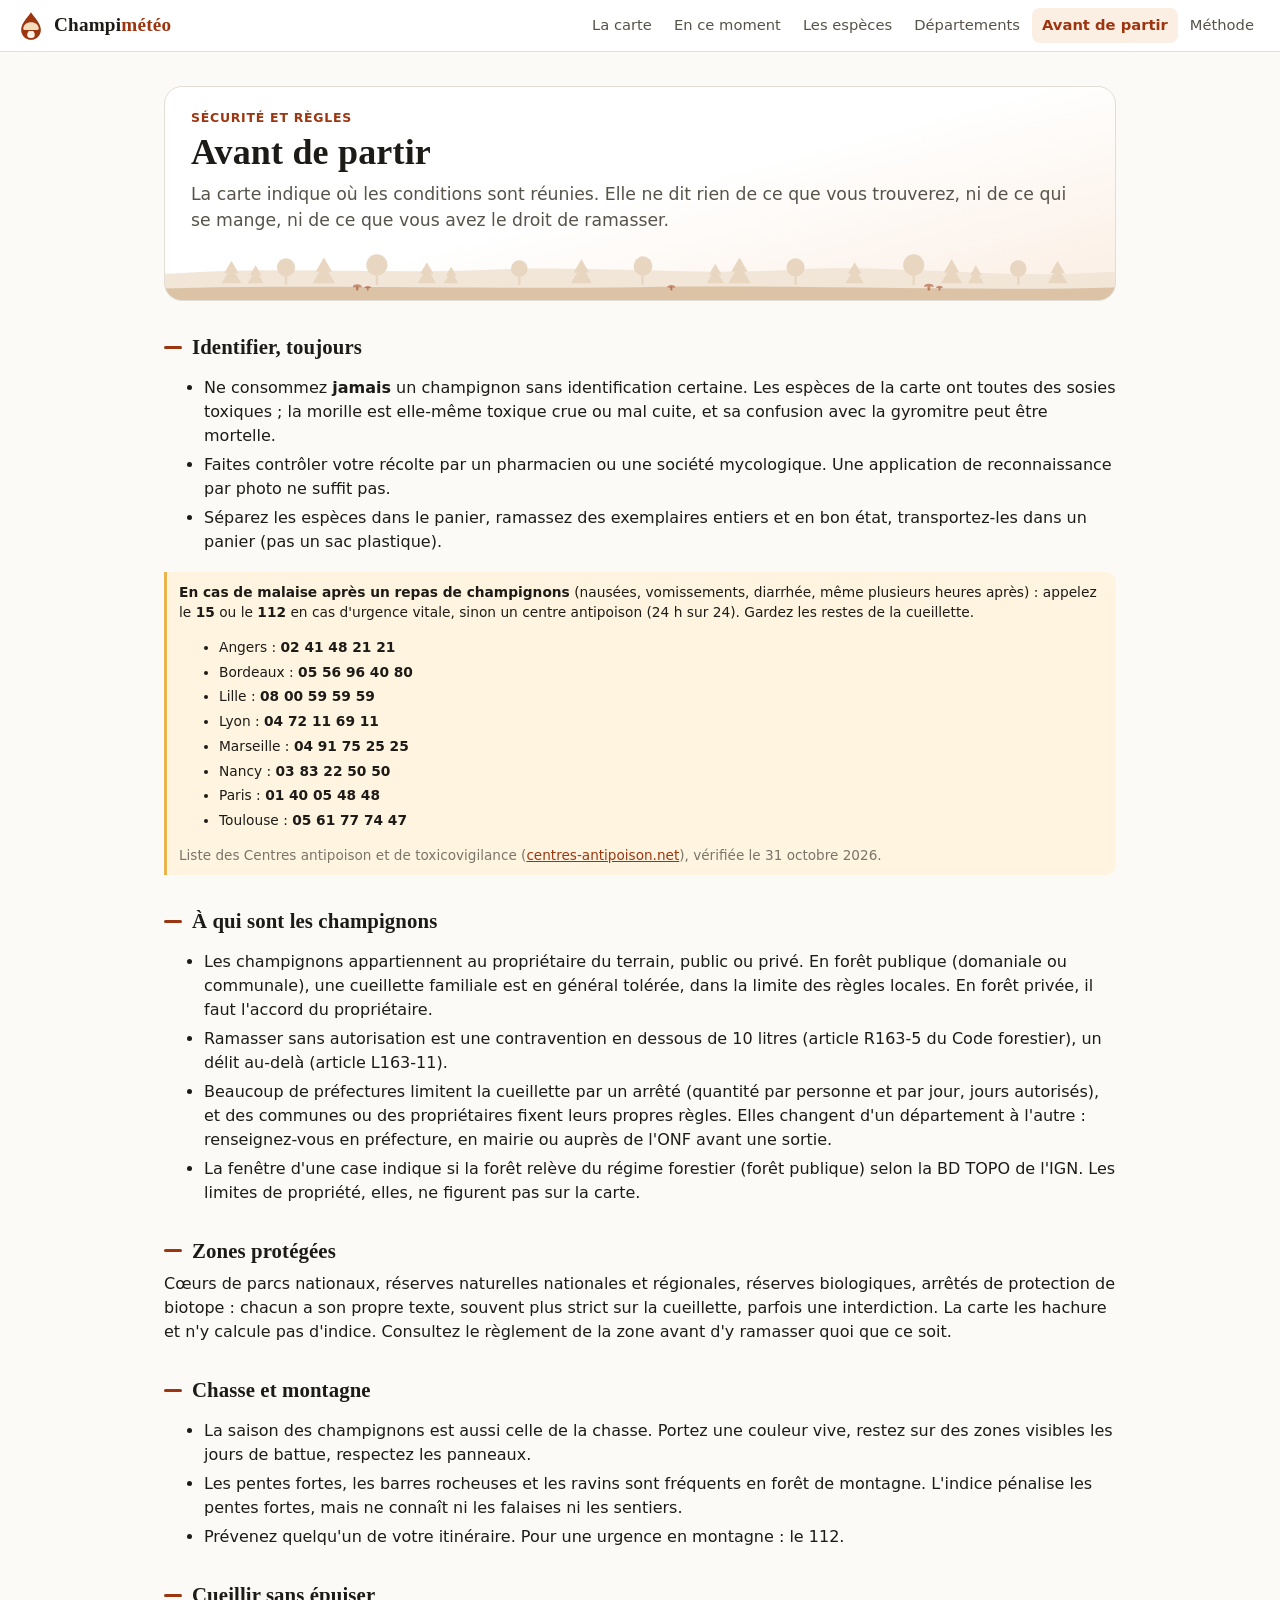
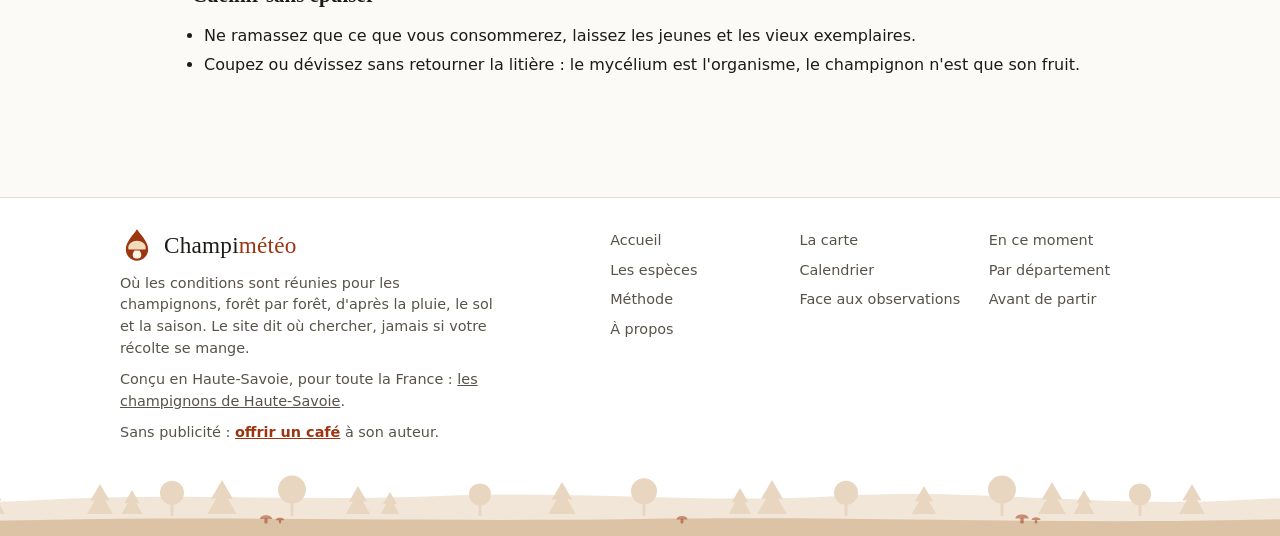
<file: site/avant-de-partir.html>
<!doctype html>
<html lang="fr">
<head>
<meta charset="utf-8">
<meta name="viewport" content="width=device-width, initial-scale=1">
<meta name="robots" content="index, follow">
<link rel="canonical" href="https://champimeteo.fr/avant-de-partir.html">
<title>Avant de partir — Champimétéo</title>
<meta name="description" content="Identification, intoxications, propriété des forêts, zones protégées et chasse : ce qu'il faut savoir avant une cueillette de champignons en France.">
<link rel="icon" href="favicon.svg" type="image/svg+xml">
<link rel="icon" href="icone-192.png" sizes="192x192" type="image/png">
<link rel="stylesheet" href="style.css">
</head>
<body>
<!-- barre -->
<header class="barre">
  <a class="marque" href="./" aria-label="Champimétéo, l'accueil"><svg class="marque-logo" viewBox="0 0 64 64" width="30" height="30" aria-hidden="true"><path class="marque-goutte" d="M32 2.5C25 13 11 26 11 40.5C11 52 20.5 61.5 32 61.5C43.5 61.5 53 52 53 40.5C53 26 39 13 32 2.5Z"/><path class="marque-chapeau" d="M15.5 38C15.5 29.5 23 24 32 24C41 24 48.5 29.5 48.5 38C48.5 39.6 47.5 40.4 46 40.4L18 40.4C16.5 40.4 15.5 39.6 15.5 38Z"/><path class="marque-pied" d="M27.2 42.4C24 46.2 22.6 51.6 25.4 55.4C27.4 58.1 36.6 58.1 38.6 55.4C41.4 51.6 40 46.2 36.8 42.4Z"/></svg><span class="marque-nom">Champi<span>météo</span></span></a>
  <nav class="barre-liens" aria-label="Rubriques">
    <a href="carte/">La carte</a>
    <a href="en-ce-moment.html">En ce moment</a>
    <a href="especes/">Les espèces</a>
    <a href="departements/">Départements</a>
    <a href="avant-de-partir.html" aria-current="page">Avant de partir</a>
    <a href="methode.html">Méthode</a>
  </nav>
  <details class="barre-menu">
    <summary>Menu</summary>
    <nav aria-label="Rubriques">
      <a href="./">Accueil</a>
      <a href="carte/">La carte</a>
      <a href="en-ce-moment.html">En ce moment</a>
      <a href="especes/">Les espèces</a>
      <a href="departements/">Départements</a>
      <a href="avant-de-partir.html" aria-current="page">Avant de partir</a>
      <a href="methode.html">Méthode</a>
      <a href="validation.html">Face aux observations</a>
      <a href="a-propos.html">À propos</a>
    </nav>
  </details>
</header>
<!-- /barre -->
<div class="page">
  <header class="bandeau">
  <p class="sur-titre">Sécurité et règles</p>
  <h1>Avant de partir</h1>
  <p class="chapeau">La carte indique où les conditions sont réunies. Elle ne dit rien de ce que vous
  trouverez, ni de ce qui se mange, ni de ce que vous avez le droit de ramasser.</p>
  </header>

  <h2>Identifier, toujours</h2>
  <ul>
    <li>Ne consommez <strong>jamais</strong> un champignon sans identification certaine. Les
    espèces de la carte ont toutes des sosies toxiques ; la morille est elle-même toxique crue
    ou mal cuite, et sa confusion avec la gyromitre peut être mortelle.</li>
    <li>Faites contrôler votre récolte par un pharmacien ou une société mycologique. Une
    application de reconnaissance par photo ne suffit pas.</li>
    <li>Séparez les espèces dans le panier, ramassez des exemplaires entiers et en bon état,
    transportez-les dans un panier (pas un sac plastique).</li>
  </ul>

  <div class="alerte">
    <p><strong>En cas de malaise après un repas de champignons</strong> (nausées, vomissements,
    diarrhée, même plusieurs heures après) : appelez le <strong>15</strong> ou le
    <strong>112</strong> en cas d'urgence vitale, sinon un centre antipoison (24 h sur 24).
    Gardez les restes de la cueillette.</p>
    <ul>
      <li>Angers : <strong>02 41 48 21 21</strong></li>
      <li>Bordeaux : <strong>05 56 96 40 80</strong></li>
      <li>Lille : <strong>08 00 59 59 59</strong></li>
      <li>Lyon : <strong>04 72 11 69 11</strong></li>
      <li>Marseille : <strong>04 91 75 25 25</strong></li>
      <li>Nancy : <strong>03 83 22 50 50</strong></li>
      <li>Paris : <strong>01 40 05 48 48</strong></li>
      <li>Toulouse : <strong>05 61 77 74 47</strong></li>
    </ul>
    <p class="muet">Liste des Centres antipoison et de toxicovigilance
    (<a href="https://centres-antipoison.net/">centres-antipoison.net</a>), vérifiée le 31 octobre 2026.</p>
  </div>

  <h2 id="proprietaire">À qui sont les champignons</h2>
  <ul>
    <li>Les champignons appartiennent au propriétaire du terrain, public ou privé. En forêt
    publique (domaniale ou communale), une cueillette familiale est en général tolérée, dans la
    limite des règles locales. En forêt privée, il faut l'accord du propriétaire.</li>
    <li>Ramasser sans autorisation est une contravention en dessous de 10 litres (article
    R163-5 du Code forestier), un délit au-delà (article L163-11).</li>
    <li>Beaucoup de préfectures limitent la cueillette par un arrêté (quantité par personne et
    par jour, jours autorisés), et des communes ou des propriétaires fixent leurs propres
    règles. Elles changent d'un département à l'autre : renseignez-vous en préfecture, en
    mairie ou auprès de l'ONF avant une sortie.</li>
    <li>La fenêtre d'une case indique si la forêt relève du régime forestier (forêt publique)
    selon la BD TOPO de l'IGN. Les limites de propriété, elles, ne figurent pas sur la carte.</li>
  </ul>

  <h2 id="zones-protegees">Zones protégées</h2>
  <p>Cœurs de parcs nationaux, réserves naturelles nationales et régionales, réserves
  biologiques, arrêtés de protection de biotope : chacun a son propre texte, souvent plus strict
  sur la cueillette, parfois une interdiction.
  La carte les hachure et n'y calcule pas d'indice. Consultez le règlement de la zone avant
  d'y ramasser quoi que ce soit.</p>

  <h2>Chasse et montagne</h2>
  <ul>
    <li>La saison des champignons est aussi celle de la chasse. Portez une couleur vive,
    restez sur des zones visibles les jours de battue, respectez les panneaux.</li>
    <li>Les pentes fortes, les barres rocheuses et les ravins sont fréquents en forêt de
    montagne. L'indice pénalise les pentes fortes, mais ne connaît ni les falaises ni les
    sentiers.</li>
    <li>Prévenez quelqu'un de votre itinéraire. Pour une urgence en montagne : le 112.</li>
  </ul>

  <h2>Cueillir sans épuiser</h2>
  <ul>
    <li>Ne ramassez que ce que vous consommerez, laissez les jeunes et les vieux exemplaires.</li>
    <li>Coupez ou dévissez sans retourner la litière : le mycélium est l'organisme, le
    champignon n'est que son fruit.</li>
  </ul>
</div>
<!-- pied -->
<footer class="pied-site">
  <div class="pied-contenu">
    <a class="marque" href="./" aria-label="Champimétéo, l'accueil"><svg class="marque-logo" viewBox="0 0 64 64" width="34" height="34" aria-hidden="true"><path class="marque-goutte" d="M32 2.5C25 13 11 26 11 40.5C11 52 20.5 61.5 32 61.5C43.5 61.5 53 52 53 40.5C53 26 39 13 32 2.5Z"/><path class="marque-chapeau" d="M15.5 38C15.5 29.5 23 24 32 24C41 24 48.5 29.5 48.5 38C48.5 39.6 47.5 40.4 46 40.4L18 40.4C16.5 40.4 15.5 39.6 15.5 38Z"/><path class="marque-pied" d="M27.2 42.4C24 46.2 22.6 51.6 25.4 55.4C27.4 58.1 36.6 58.1 38.6 55.4C41.4 51.6 40 46.2 36.8 42.4Z"/></svg><span class="marque-nom">Champi<span>météo</span></span></a>
    <p class="pied-devise">Où les conditions sont réunies pour les champignons, forêt par forêt, d'après la
    pluie, le sol et la saison. Le site dit où chercher, jamais si votre récolte se mange.</p>
    <p class="pied-origine">Conçu en Haute-Savoie, pour toute la France : <a href="departements/haute-savoie/">les champignons de Haute-Savoie</a>.</p>
    <p class="pied-cafe">Sans publicité : <a href="https://buymeacoffee.com/baptistesoulard">offrir un café</a> à son auteur.</p>
    <nav class="pied-plan" aria-label="Plan du site">
      <a href="./">Accueil</a>
      <a href="carte/">La carte</a>
      <a href="en-ce-moment.html">En ce moment</a>
      <a href="especes/">Les espèces</a>
      <a href="calendrier/">Calendrier</a>
      <a href="departements/">Par département</a>
      <a href="methode.html">Méthode</a>
      <a href="validation.html">Face aux observations</a>
      <a href="avant-de-partir.html">Avant de partir</a>
      <a href="a-propos.html">À propos</a>
    </nav>
  </div>
</footer>
<!-- /pied -->
<script type="module" src="compteur.js"></script>
</body>
</html>
</file>
<file: site/style.css>
:root {
  color-scheme: light;
  --fond: #fbfaf7;
  --surface: #ffffff;
  --surface-2: #f3f1ec;
  --trait: #e2ded5;
  --texte: #1d1b17;
  --texte-2: #57534a;
  --texte-3: #7a756a;
  --accent: #9c3510;
  --accent-doux: #fbeee3;
  --alerte-fond: #fff4e0;
  --alerte-trait: #e9b44c;
  /* Indice : une seule teinte, du clair au foncé (lumière OKLab 0,90 → 0,33 ; entre voisines,
     ΔE OKLab × 100 de 12,6 à 16,8). */
  --classe-1: #f9d7a6;
  --classe-2: #f2a65a;
  --classe-3: #d9662b;
  --classe-4: #9c3510;
  --classe-5: #5e1b13;
  --pastille-trait: rgba(0, 0, 0, .12);   /* le tour d'une pastille de légende */
  --hachure: #6b6b6b;
  /* Mode exploration : une teinte hors de la gamme de l'indice et du vert des forêts IGN. */
  --exploration: #6a3d9a;
  --barre: #d9662b;
  --rayon: 10px;
  /* Les titres : une garalde des systèmes (Palatino sur Windows, Iowan sur Apple, Noto Serif sur
     Android), sans police téléchargée. */
  --police-titre: "Iowan Old Style", "Palatino Linotype", Palatino, "URW Palladio L", P052, "Book Antiqua", Georgia, serif;
  --marque-chapeau: #f3dcbc; /* le cèpe du logo, en réserve dans la goutte */
  --marque-pied: #fbf3e6;
  --sous-bois: url("img/sous-bois.svg");   /* le décor des bandeaux et du pied (champi/icones.py) */
  --police: system-ui, -apple-system, "Segoe UI", Roboto, "Helvetica Neue", Arial, sans-serif;
}

@media (prefers-color-scheme: dark) {
  :root:not([data-theme="light"]) {
    color-scheme: dark;
    --fond: #171614;
    --surface: #201f1c;
    --surface-2: #2a2925;
    --trait: #3a3833;
    --texte: #f4f2ec;
    --texte-2: #c9c5ba;
    --texte-3: #9d988c;
    --accent: #f2a65a;
    --accent-doux: #3a2a1f;
    --alerte-fond: #33291a;
    --alerte-trait: #9a7429;
    --barre: #f2a65a;
    --pastille-trait: rgba(255, 255, 255, .35);   /* « excellent », presque noir, reste lisible */
    --marque-chapeau: var(--surface);
    --marque-pied: var(--surface);
    --sous-bois: url("img/sous-bois-sombre.svg");
  }
}
:root[data-theme="dark"] {
  color-scheme: dark;
  --fond: #171614;
  --surface: #201f1c;
  --surface-2: #2a2925;
  --trait: #3a3833;
  --texte: #f4f2ec;
  --texte-2: #c9c5ba;
  --texte-3: #9d988c;
  --accent: #f2a65a;
  --accent-doux: #3a2a1f;
  --alerte-fond: #33291a;
  --alerte-trait: #9a7429;
  --barre: #f2a65a;
  --pastille-trait: rgba(255, 255, 255, .35);
  --marque-chapeau: var(--surface);
  --marque-pied: var(--surface);
  --sous-bois: url("img/sous-bois-sombre.svg");
}

* { box-sizing: border-box; }
html, body { margin: 0; }
body {
  background: var(--fond);
  color: var(--texte);
  font-family: var(--police);
  font-size: 15px;
  line-height: 1.5;
}
a { color: var(--accent); }
h1, h2, h3 { line-height: 1.25; margin: 0 0 .4em; }
h1, h2 { font-family: var(--police-titre); letter-spacing: .005em; }
h1 { font-size: 1.35rem; }
h2 { font-size: 1.05rem; }
h3 { font-size: .95rem; }
p { margin: 0 0 .7em; }
.muet { color: var(--texte-3); font-size: .85rem; }

/* --- La barre du haut, sur toutes les pages ----------------------------------- */
:root { --hauteur-barre: 52px; }
.barre {
  position: sticky; top: 0; z-index: 1100; height: var(--hauteur-barre);
  display: flex; align-items: center; gap: 18px; padding: 0 16px;
  background: var(--surface); border-bottom: 1px solid var(--trait);
}
.barre .marque {
  display: inline-flex; align-items: center; gap: 8px; font-weight: 700; color: var(--texte);
  text-decoration: none; white-space: nowrap;
}
/* Le logo (champi/icones.py) : une goutte à l'accent du thème, un cèpe en réserve dedans. */
.marque-logo { flex: none; }
.marque-goutte { fill: var(--accent); }
.marque-chapeau { fill: var(--marque-chapeau); }
.marque-pied { fill: var(--marque-pied); }
.marque-nom { font-family: var(--police-titre); font-size: 1.2rem; letter-spacing: .01em; }
.marque-nom span { color: var(--accent); }
.barre-liens { display: flex; gap: 2px; margin-left: auto; overflow-x: auto; }
.barre-liens a, .barre-menu nav a {
  padding: 6px 10px; border-radius: 8px; color: var(--texte-2); text-decoration: none; font-size: .92rem;
  white-space: nowrap;
}
.barre-liens a:hover, .barre-menu nav a:hover { background: var(--surface-2); color: var(--texte); }
.barre-liens a[aria-current="page"], .barre-menu nav a[aria-current="page"] {
  color: var(--accent); font-weight: 600; background: var(--accent-doux);
}
.barre-menu { display: none; margin-left: auto; position: relative; }
.barre-menu summary {
  list-style: none; cursor: pointer; padding: 6px 12px; border: 1px solid var(--trait); border-radius: 8px;
  font-weight: 600; font-size: .92rem;
}
.barre-menu summary::-webkit-details-marker { display: none; }
.barre-menu summary::before { content: "☰ "; }
.barre-menu nav {
  position: absolute; right: 0; top: calc(100% + 6px); display: grid; min-width: 220px; padding: 6px;
  background: var(--surface); border: 1px solid var(--trait); border-radius: var(--rayon);
  box-shadow: 0 8px 24px rgb(0 0 0 / .18);
}
@media (max-width: 900px) {
  .barre-liens { display: none; }
  .barre-menu { display: block; }
}
.fil { font-size: .88rem; color: var(--texte-3); margin: 0 0 .4em; }

/* --- Page carte ------------------------------------------------------------- */
.appli {
  display: grid;
  grid-template-columns: 380px 1fr;
  height: calc(100vh - var(--hauteur-barre));
  height: calc(100dvh - var(--hauteur-barre));
}
.panneau {
  overflow-y: auto;
  background: var(--surface);
  border-right: 1px solid var(--trait);
  padding: 16px 18px 24px;
}
#carte { height: 100%; background: var(--surface-2); }
.leaflet-container { font-family: var(--police); }
.indice-image { image-rendering: pixelated; }

/* Sur téléphone : la carte plein écran, le panneau en feuille qui glisse du bas (feuille.js).
   Repliée, la feuille montre sa poignée, les espèces et les jours, sur une ligne qui défile. */
.poignee, .case-panneau .fermer { display: none; }
.lecteur { position: absolute; width: 1px; height: 1px; overflow: hidden; clip: rect(0 0 0 0); white-space: nowrap; }
@media (max-width: 820px) {
  body.page-carte { overflow: hidden; overscroll-behavior: none; }
  .appli { display: block; height: calc(100dvh - var(--hauteur-barre)); }
  #carte { position: fixed; inset: var(--hauteur-barre) 0 0 0; height: auto; }
  .panneau {
    position: fixed; left: 0; right: 0; bottom: 0; z-index: 1000; height: 132px;
    display: flex; flex-direction: column;
    padding: 0 14px calc(18px + env(safe-area-inset-bottom, 0px));
    border: 0; border-radius: 16px 16px 0 0; box-shadow: 0 -3px 14px rgb(0 0 0 / .22);
    overflow-y: auto; overscroll-behavior: contain; transition: height .22s ease;
  }
  .panneau.glisse { transition: none; }
  .panneau[data-etat="bas"] { overflow: hidden; }
  .panneau > * { flex: none; }
  .poignee {
    order: -3; display: flex; justify-content: center; position: sticky; top: 0; z-index: 3;
    margin: 0 -14px; padding: 10px 0 9px; border: 0; background: var(--surface); cursor: grab; touch-action: none;
  }
  .barre-poignee { width: 42px; height: 5px; border-radius: 3px; background: var(--texte-3); opacity: .55; }
  .panneau > .perime, .panneau > .annonce { order: -2; margin-top: 0; }
  .panneau > .case-panneau { order: -1; position: relative; padding: 2px 0 12px; border-bottom: 1px solid var(--trait); }
  .case-panneau .fermer {
    display: block; position: absolute; top: 0; right: -4px; width: 36px; height: 36px; border: 0; border-radius: 50%;
    background: var(--surface-2); color: var(--texte); font-size: 1.4rem; line-height: 1; cursor: pointer;
  }
  .case-panneau .case-fenetre { color: var(--texte); }
  .case-panneau h4 { margin: 4px 44px 6px 0; font-size: 1rem; }
  .onglets { margin: 10px -14px 0; padding: 0 8px; }
  .panneau > nav.pied { order: 95; }
  .panneau > #maj { order: 96; }
  .rang { margin-top: 0; }
  .rang + .rang { margin-top: 6px; }
  .rang legend { position: absolute; width: 1px; height: 1px; overflow: hidden; clip: rect(0 0 0 0); }
  .rang .choix { flex-wrap: nowrap; overflow-x: auto; scrollbar-width: none; margin: 0 -14px; padding: 1px 14px 3px; }
  .rang .choix::-webkit-scrollbar { display: none; }
  .rang .choix label { flex: none; }
  /* L'attribution des fonds reste visible au-dessus de la feuille repliée. */
  .page-carte .leaflet-bottom { bottom: var(--feuille-bas, 132px); }
}

.entete p { color: var(--texte-2); font-size: .9rem; }
.entete .installer { font-size: .82rem; margin-top: .4em; }

fieldset { border: 0; padding: 0; margin: 14px 0 0; min-width: 0; }
legend { font-weight: 600; font-size: .85rem; color: var(--texte-2); padding: 0; margin-bottom: 6px; }
.choix { display: flex; flex-wrap: wrap; gap: 6px; }
.choix label {
  position: relative;
  border: 1px solid var(--trait);
  background: var(--surface);
  border-radius: 999px;
  padding: 5px 11px;
  font-size: .87rem;
  cursor: pointer;
  user-select: none;
  display: inline-flex;
  align-items: center;
  gap: 6px;
}
.choix input { position: absolute; opacity: 0; pointer-events: none; }
.choix label:has(input:checked) {
  border-color: var(--accent);
  background: var(--accent-doux);
  font-weight: 600;
}
.choix label:has(input:focus-visible) { outline: 2px solid var(--accent); outline-offset: 2px; }
.choix .niv { font-size: .75rem; color: var(--texte-3); font-weight: 400; }
/* L'espèce choisie : son dessin, son nom, son état ; un toucher ouvre la liste illustrée. */
.choix-espece-bouton {
  width: 100%; display: flex; align-items: center; gap: 10px; margin: 2px 0 10px; padding: 6px 10px;
  border: 1px solid var(--trait); border-radius: 12px; background: var(--surface); color: var(--texte);
  font: inherit; text-align: left; cursor: pointer;
}
.choix-espece-bouton:hover { border-color: var(--accent); }
.choix-espece-texte { display: grid; line-height: 1.2; flex: 1; min-width: 0; }
.choix-espece-texte strong { font-size: 1.05rem; }
.choix-espece-bouton .chevron { color: var(--texte-3); }
.niv.n4 { color: var(--accent); font-weight: 600; }
.dialogue-especes {
  width: min(460px, calc(100vw - 24px)); max-height: min(720px, 86vh); padding: 0; border: 0; border-radius: 16px;
  background: var(--surface); color: var(--texte); box-shadow: 0 12px 40px rgb(0 0 0 / .3); overflow: hidden;
}
.dialogue-especes[open] { display: flex; flex-direction: column; }
.dialogue-especes::backdrop { background: rgb(20 18 15 / .45); }
.dialogue-especes header {
  position: relative; padding: 16px 52px 12px 18px; background: var(--accent); color: #fff;
}
.dialogue-especes header h2 { margin: 0; font-size: 1.2rem; }
.dialogue-especes header p { margin: 2px 0 0; font-size: .85rem; opacity: .9; }
.dialogue-especes .fermer {
  position: absolute; top: 12px; right: 12px; width: 34px; height: 34px; border: 0; border-radius: 50%;
  background: rgb(255 255 255 / .2); color: inherit; font-size: 1.3rem; cursor: pointer;
}
.liste-especes { overflow-y: auto; padding: 6px 10px 14px; }
.liste-especes h3 { margin: 12px 6px 6px; font-size: .8rem; text-transform: uppercase; letter-spacing: .05em; color: var(--texte-3); }
.espece-choix {
  width: 100%; display: flex; align-items: center; gap: 12px; padding: 8px 10px; margin: 2px 0;
  border: 1px solid transparent; border-radius: 12px; background: none; color: var(--texte); font: inherit;
  text-align: left; cursor: pointer;
}
.espece-choix:hover, .espece-choix:focus-visible { background: var(--surface-2); }
.espece-choix.choisi { background: var(--accent-doux); border-color: var(--accent); }
.espece-choix.hors { opacity: .55; }
.espece-choix .nom { display: grid; flex: 1; min-width: 0; line-height: 1.25; }
.espece-choix em { color: var(--texte-3); font-size: .82rem; }
.espece-choix .milieu { font-size: .72rem; color: var(--texte-2); }
.espece-choix .niv { font-size: .78rem; color: var(--texte-3); white-space: nowrap; }
.espece-choix .niv.n4, .espece-choix .niv.n3 { color: var(--accent); font-weight: 600; }
@media (max-width: 820px) {
  .dialogue-especes { width: 100vw; max-width: none; max-height: 82dvh; margin: auto 0 0; border-radius: 16px 16px 0 0; }
}

/* Les onglets du panneau. */
.onglets {
  display: flex; gap: 2px; margin: 12px -18px 0; padding: 0 12px; border-bottom: 1px solid var(--trait);
  overflow-x: auto; scrollbar-width: none;
}
.onglets button {
  flex: none; padding: 8px 10px 7px; border: 0; border-bottom: 3px solid transparent; background: none;
  color: var(--texte-2); font: inherit; font-size: .9rem; font-weight: 600; cursor: pointer;
}
.onglets button[aria-selected="true"] { color: var(--accent); border-bottom-color: var(--accent); }
.onglet { padding-top: 4px; }
.onglet[hidden] { display: none; }
.fiche h3 { font-size: 1.05rem; margin: 12px 0 6px; color: var(--texte); }
.photo-fiche { display: block; width: 100%; aspect-ratio: 4 / 3; object-fit: cover; border-radius: var(--rayon); }
.pied-carte { margin-top: 16px; font-size: .85rem; }

/* Les fonds : le plan grisé fait ressortir l'indice ; l'estompage s'y multiplie. */
.leaflet-layer.fond-gris { filter: grayscale(.85) brightness(1.04) contrast(.95); }
.leaflet-layer.estompage { mix-blend-mode: multiply; opacity: .5; }
/* L'indice (calque « indice », carte.js) en mode produit : le texte et les routes du plan, sombres,
   restent lisibles sous ses couleurs, comme sous un surligneur. Pas sur les photos aériennes. */
.leaflet-indice-pane { mix-blend-mode: multiply; }
.sur-photo .leaflet-indice-pane { mix-blend-mode: normal; }
/* Une espèce des prés : pas de carte fine, le bandeau le dit par-dessus la carte. */
.bandeau-pres {
  position: fixed; z-index: 900; top: 12px; left: calc(380px + 60px); right: 200px; margin: 0;
  padding: 8px 12px; border-radius: var(--rayon); background: var(--surface); color: var(--texte);
  box-shadow: 0 1px 6px rgb(0 0 0 / .25); font-size: .88rem;
}
.bandeau-pres { top: calc(var(--hauteur-barre) + 12px); }
@media (max-width: 820px) { .bandeau-pres { left: 56px; right: 12px; top: calc(var(--hauteur-barre) + 64px); } }

label.case.publiques { margin-top: 10px; }
.departement { display: grid; gap: 4px; margin-top: 16px; font-size: .85rem; font-weight: 600; color: var(--texte-2); }
.departement select {
  font: inherit; font-size: .95rem; font-weight: 600; color: var(--texte); background: var(--surface);
  border: 1px solid var(--trait); border-radius: 8px; padding: 6px 8px;
}
button.lien { border: 0; background: none; padding: 0; font: inherit; color: var(--accent); text-decoration: underline; cursor: pointer; }
ol.communes { counter-reset: rang; }

/* --- Mes coins --------------------------------------------------------------- */
.coins-actions { display: flex; flex-wrap: wrap; gap: 6px; margin: 8px 0; }
.coins-actions button, .coins-actions .bouton, .coin-form button {
  font: inherit; font-size: .85rem; color: var(--texte); background: var(--surface);
  border: 1px solid var(--trait); border-radius: 8px; padding: 5px 10px; cursor: pointer;
}
.coins-actions button:hover, .coins-actions .bouton:hover { background: var(--surface-2); }
.coins-actions .bouton:has(input:focus-visible) { outline: 2px solid var(--accent); outline-offset: 2px; }
label.case { display: flex; gap: 6px; align-items: center; font-size: .85rem; color: var(--texte-2); }
#coins-sources { list-style: none; padding: 0; margin: 6px 0 0; }
#coins-message:empty { display: none; }
.coin {
  display: grid; place-items: center; border-radius: 50%;
  background: var(--surface); color: var(--texte); border: 2px solid var(--texte);
  font: 700 12px/1 var(--police); box-shadow: 0 1px 3px rgb(0 0 0 / .35);
}
.coin.partage { border-style: dashed; background: var(--surface-2); }
.coin-form { display: grid; gap: 6px; font-size: .85rem; }
.coin-form label { display: grid; gap: 2px; }
.coin-form select, .coin-form input { font: inherit; padding: 3px 5px; }
.coin-form button { justify-self: start; border-color: var(--accent); }
.coin-bulle h4 { margin: 0 0 4px; }
.coin-bulle ul { margin: 6px 0 0; padding-left: 18px; }
.coin-bulle .pastille { margin-right: 6px; }

.fiche { margin-top: 12px; font-size: .86rem; color: var(--texte-2); }
.fiche details { border: 1px solid var(--trait); border-radius: var(--rayon); padding: 8px 12px; }
.fiche summary { cursor: pointer; color: var(--texte); font-size: .92rem; }
.fiche .latin { font-style: italic; color: var(--texte-3); }
.fiche p { margin: .5em 0 0; }
.fiche .confusions strong { color: var(--texte); }

.verdict {
  margin-top: 16px;
  padding: 12px 14px;
  border-radius: var(--rayon);
  background: var(--surface-2);
}
.verdict h2 { font-size: 1.1rem; margin-bottom: .3em; }
.verdict .jour { font-size: .82rem; color: var(--texte-3); margin-bottom: .2em; }
.verdict p:last-child { margin-bottom: 0; }

.verdict .fiabilite {
  margin-top: .6em;
  padding-top: .5em;
  border-top: 1px solid var(--trait);
  font-size: .82rem;
  color: var(--texte-2);
}
.verdict .fiabilite.moins { color: var(--texte); font-weight: 600; }

.section { margin-top: 18px; }
.section h3 { color: var(--texte-2); }

/* Explorer les forêts : replié par défaut, cases à cocher sur deux colonnes. */
.explorer summary, .alertes summary { cursor: pointer; }
.explorer summary h3, .alertes summary h3 { display: inline; }
.alertes form { display: grid; gap: 8px; margin-top: 8px; }
.fine form:not([hidden]) { display: flex; flex-wrap: wrap; gap: 8px; align-items: end; margin-top: 8px; }
.fine-lien { margin: 8px 0 10px; }
.fine-lien p { margin: 6px 0 0; }
.mot-de-passe { display: grid; gap: 4px; flex: 1 1 160px; font-size: .85rem; font-weight: 600; color: var(--texte-2); }
.mot-de-passe input { font: inherit; font-weight: 400; padding: 6px 8px; border: 1px solid var(--trait);
  border-radius: 6px; background: var(--surface); color: var(--texte); }
.alertes .cases { display: grid; grid-template-columns: 1fr 1fr; gap: 2px 10px; }
.explorer > p, .explorer > label { margin-top: 8px; }
.explorer > button { display: block; margin-top: 8px; font-size: .85rem; }
.explorer .cases { display: grid; grid-template-columns: 1fr 1fr; gap: 2px 10px; }
.explorer .cases label.case { font-size: .8rem; }
.explorer .altitudes { font-size: .85rem; color: var(--texte-2); }
.explorer .altitudes input { width: 5.5em; }
.pastille.exploration { display: inline-block; background: var(--exploration); vertical-align: middle; }

.tranches { display: grid; gap: 3px; }
.tranche {
  display: grid;
  grid-template-columns: 92px 1fr 46px;
  align-items: center;
  gap: 8px;
  font-size: .82rem;
  color: var(--texte-2);
}
.tranche .barre-fond { height: 12px; background: var(--surface-2); border-radius: 0 4px 4px 0; }
.tranche .barre { height: 12px; background: var(--barre); border-radius: 0 4px 4px 0; min-width: 2px; }
.tranche.meilleure { color: var(--texte); font-weight: 600; }
.tranche .val { text-align: right; font-variant-numeric: tabular-nums; }

.communes { list-style: none; margin: 0; padding: 0; display: grid; gap: 2px; }
.communes button {
  width: 100%;
  display: flex;
  justify-content: space-between;
  gap: 8px;
  border: 0;
  background: none;
  color: var(--texte);
  font: inherit;
  font-size: .88rem;
  padding: 4px 6px;
  border-radius: 6px;
  cursor: pointer;
  text-align: left;
}
.communes button:hover, .communes button:focus-visible { background: var(--surface-2); }
.communes .cl { color: var(--texte-3); font-size: .82rem; white-space: nowrap; }
.communes .nom { display: inline-flex; align-items: center; gap: 8px; }
.communes button.choisi { background: var(--accent-doux); font-weight: 600; }

.legende { display: grid; gap: 4px; font-size: .84rem; color: var(--texte-2); }
.legende div { display: flex; align-items: center; gap: 8px; }
.pastille {
  width: 18px; height: 12px; border-radius: 3px; flex: none;
  border: 1px solid var(--pastille-trait);
}
.pastille.hachure {
  background: repeating-linear-gradient(45deg, var(--hachure) 0 1.5px, transparent 1.5px 5px);
}
.pastille.vide { background: transparent; }

/* Bouton « Ma position », sous le zoom. */
.bouton-position {
  display: flex; align-items: center; justify-content: center; width: 30px; height: 30px;
  padding: 0; border: 0; border-radius: 4px; background: #fff; color: #333; cursor: pointer;
}
.bouton-position:hover { background: #f4f4f4; }
.bouton-position.actif { color: #1a73e8; }

/* La semaine d'un département : niveau du verdict, espèce par espèce et jour par jour. */
.tableau-semaine { overflow-x: auto; }
/* Largeurs fixes : les noms ont leur colonne, les huit jours se partagent le reste à parts égales. */
.semaine { border-collapse: separate; border-spacing: 2px; font-size: .8rem; width: 100%; table-layout: fixed; }
.semaine thead th:first-child { width: 30%; }
.semaine thead th { font-weight: 400; color: var(--texte-3); text-align: center; line-height: 1.15; padding-bottom: 2px; }
.semaine thead th.actuel { color: var(--texte); font-weight: 600; }
.semaine tbody th { font-weight: 400; text-align: left; color: var(--texte-2); padding-right: 6px; line-height: 1.15; }
.semaine td { padding: 0; }
.semaine .niveau {
  display: block; width: 100%; min-width: 22px; height: 24px; padding: 0;
  border: 1px solid var(--trait); border-radius: 4px; background: transparent;
  color: var(--texte-3); font: inherit; cursor: pointer;
}
.semaine .niveau.choisi { outline: 2px solid var(--texte); outline-offset: 1px; }
.semaine tbody th.pre { text-decoration: underline dashed var(--texte-3); text-underline-offset: 3px; }
.semaine .niveau:focus-visible { outline: 2px solid var(--accent); outline-offset: 1px; }
.semaine .n2, .pastille.n2 { background: var(--classe-2); }
.semaine .n3, .pastille.n3 { background: var(--classe-3); }
.semaine .n4, .pastille.n4 { background: var(--classe-4); }
.legende-semaine { display: flex; flex-wrap: wrap; gap: 4px 12px; margin-top: 6px; font-size: .78rem; color: var(--texte-2); }
.legende-semaine > span { display: inline-flex; align-items: center; gap: 5px; }

.alerte {
  margin-top: 18px;
  padding: 10px 12px;
  border-left: 3px solid var(--alerte-trait);
  background: var(--alerte-fond);
  border-radius: 0 var(--rayon) var(--rayon) 0;
  font-size: .86rem;
}
.alerte p:last-child { margin-bottom: 0; }
.alerte.perime { border-left-color: #d03b3b; }

nav.pied { margin-top: 18px; display: flex; flex-wrap: wrap; gap: 4px 14px; font-size: .86rem; }

/* Fenêtre d'une zone */
.leaflet-popup-content { margin: 12px 14px; font-size: .86rem; line-height: 1.45; min-width: 230px; }
.leaflet-popup-content h4 { margin: 0 0 4px; font-size: .95rem; }
.leaflet-popup-content dl { display: grid; grid-template-columns: auto 1fr; gap: 1px 10px; margin: 6px 0; }
.leaflet-popup-content dt { color: #6b665c; }
.leaflet-popup-content dd { margin: 0; }
.leaflet-popup-content .ok { color: #0a7a0a; }
.leaflet-popup-content .ko { color: #b23a1d; }
.pop-indice { display: flex; align-items: center; gap: 8px; font-weight: 600; }
/* La fenêtre d'une case : l'indice sur 100 et sa jauge, ce qui le limite, puis les tuiles. */
.case-fenetre { color: #1d1b17; }
.leaflet-popup-content .case-fenetre p { margin: 4px 0; }   /* Leaflet en met 1,3 em */
.score { display: grid; grid-template-columns: auto 1fr; align-items: baseline; gap: 0 10px; }
.score-valeur { font-size: 1.6rem; font-weight: 700; line-height: 1; font-variant-numeric: tabular-nums; }
.score-valeur small { font-size: .8rem; font-weight: 400; color: #6b665c; }
.score-classe { font-size: 1rem; font-weight: 600; }
.jauge { grid-column: 1 / -1; position: relative; display: flex; height: 8px; margin: 8px 0 2px;
  border-radius: 4px; overflow: visible; background: #efece5; }
.jauge span { height: 100%; }
.jauge span:first-child { border-radius: 4px 0 0 4px; }
.jauge span:nth-last-child(2) { border-radius: 0 4px 4px 0; }
.jauge i { position: absolute; top: -4px; width: 3px; height: 16px; margin-left: -1.5px; background: #1d1b17;
  border-radius: 2px; box-shadow: 0 0 0 1.5px #fff; }
.leaflet-popup-content .score-jour { margin: 2px 0 6px; }
.raison { margin: 6px 0; }
.detail-case { margin-top: 6px; border-top: 1px solid #e4e0d6; padding-top: 4px; }
.detail-case summary { cursor: pointer; color: #6b665c; font-size: .8rem; }
.detail-case[open] summary { margin-bottom: 6px; }
.detail-case .muet { margin: 0; font-size: .78rem; }
.tuiles { display: grid; grid-template-columns: 1fr 1fr; gap: 4px; margin: 0 0 6px; }
.tuile { display: grid; gap: 0; padding: 5px 7px; border-radius: 6px; background: #f3f1ec;
  border-left: 3px solid #c9c4b8; font-size: .78rem; line-height: 1.3; min-width: 0; }
.tuile .t { color: #6b665c; }
.tuile strong { font-size: .86rem; overflow-wrap: anywhere; }
.tuile .n { color: #57534a; }
.tuile.ok { border-left-color: #2f8a3a; }
.tuile.moyen { border-left-color: #e0a030; }
.tuile.ko { border-left-color: #b23a1d; }
.statut { padding: 4px 8px; border-radius: 6px; font-size: .78rem; line-height: 1.35; margin: 0 0 4px; }
.statut.public { background: #e6f2e4; }
.statut.prive { background: #fbeee3; }
.itineraire { margin: 4px 0 2px; }
.itineraire a, .actions-case a { white-space: nowrap; }
.actions-case { margin: 0; }

.fonds {
  background: var(--surface);
  color: var(--texte);
  border-radius: 8px;
  box-shadow: 0 1px 4px rgba(0, 0, 0, .25);
  padding: 4px;
  display: flex;
  gap: 2px;
}
.fonds button {
  border: 0; background: none; color: inherit; font: inherit; font-size: .8rem;
  padding: 4px 8px; border-radius: 6px; cursor: pointer;
}
.fonds button[aria-pressed="true"] { background: var(--accent-doux); font-weight: 600; }

/* Présentation de la première visite (guide.js). */
dialog.guide {
  width: min(420px, calc(100vw - 32px)); border: 0; border-radius: 14px; padding: 18px 20px 16px;
  background: var(--surface); color: var(--texte); box-shadow: 0 10px 40px rgb(0 0 0 / .3);
}
dialog.guide::backdrop { background: rgb(20 18 15 / .45); }
dialog.guide h2 { font-size: 1.15rem; margin: 2px 0 8px; }
dialog.guide p { color: var(--texte-2); }
dialog.guide #guide-etape { margin: 0; }
.legende-guide { display: flex; gap: 4px; margin: 4px 0 14px; }
.legende-guide[hidden] { display: none; }
.legende-guide .pastille { width: 34px; height: 12px; }
.legende-guide .pastille.n1 { background: var(--classe-1); }
dialog.guide .guide-avertissement { font-size: .84rem; margin: 0 0 14px; }
.guide-avertissement[hidden] { display: none; }
.guide-actions { display: flex; justify-content: space-between; align-items: center; gap: 12px; }
.guide-actions .lien[hidden] { visibility: hidden; display: inline; }
button.bouton.principal { background: var(--accent); border-color: var(--accent); color: #fff; }
@media (prefers-color-scheme: dark) {
  :root:not([data-theme="light"]) button.bouton.principal { color: #1d1b17; }
}
:root[data-theme="dark"] button.bouton.principal { color: #1d1b17; }

/* --- Pages de texte ---------------------------------------------------------- */
/* Une espèce : sa photo (ou son dessin) et ses mois de saison. */
.icone { vertical-align: middle; flex: none; }
figure.photo { margin: 0; }
figure.photo img { display: block; width: 100%; height: auto; border-radius: var(--rayon); object-fit: cover; }
figure.photo figcaption { font-size: .72rem; color: var(--texte-3); margin-top: 4px; line-height: 1.3; }
figure.photo figcaption a { color: inherit; }
figure.dessin { display: grid; place-items: center; background: var(--surface-2); border-radius: var(--rayon); }
.tete-espece { display: grid; grid-template-columns: 240px 1fr; gap: 16px 20px; align-items: start; margin: 8px 0 4px; }
.tete-espece img { aspect-ratio: 4 / 3; }
@media (max-width: 600px) { .tete-espece { grid-template-columns: 1fr; } }
.mois { display: inline-flex; gap: 2px; vertical-align: middle; }
.mois span {
  width: 16px; height: 18px; border-radius: 3px; background: var(--surface-2); color: var(--texte-3);
  font-size: .6rem; line-height: 18px; text-align: center; font-weight: 600;
}
.mois .possible, .calendrier td.possible, .pastille.cal-possible { background: var(--classe-1); }
.mois .plein, .calendrier td.plein, .pastille.cal-plein { background: var(--classe-3); color: #fff; }
.mois .actuel { outline: 2px solid var(--texte); outline-offset: 0; }
.pastille.cal-actuel { background: transparent; border: 2px solid var(--texte); }
.legende-mois span { width: 14px; height: 14px; line-height: 14px; }
.saison-mois { display: flex; align-items: center; gap: 10px; flex-wrap: wrap; }
/* Fiche espèce (2026-11-08) : la saveur en étoiles, les astuces, l'avertissement puis la recette. */
.etoiles { color: var(--accent); letter-spacing: 1px; }
.saveur a { color: inherit; text-decoration: none; }
.fiches-especes .saveur { display: block; font-size: .8rem; color: var(--texte-2); }
.astuces li + li, .recette li + li { margin-top: 4px; }
.avant-cuisine ul { margin: 6px 0 8px; padding-left: 20px; }
.recette { margin-top: 18px; padding: 14px 16px; border: 1px solid var(--trait); border-radius: var(--rayon);
  background: var(--surface); }
.recette h3 { margin-top: 0; }
.recette h4 { margin: 12px 0 4px; font-size: .95rem; }
/* Toutes les espèces : l'espèce du moment, puis une fiche par espèce. */
.vedette {
  display: grid; grid-template-columns: minmax(0, 1fr) minmax(0, 1fr); gap: 0; margin: 18px 0 8px;
  border: 1px solid var(--trait); border-radius: 14px; overflow: hidden; background: var(--surface);
}
/* La photo remplit sa colonne et laisse son crédit dessous (avant : hauteur 100 %, le crédit
   débordait sur le texte en une colonne, sur téléphone). */
.vedette .vedette-photo { display: flex; flex-direction: column; }
.vedette .vedette-photo img { flex: 1; height: auto; min-height: 260px; aspect-ratio: auto; border-radius: 0; object-fit: cover; }
.vedette .vedette-photo figcaption { padding: 4px 10px 8px; }
.vedette-texte { padding: 18px 20px; display: grid; gap: 6px; align-content: start; }
.vedette-texte h2 { margin: 0; font-size: 1.5rem; }
.vedette-texte h2 .latin { font-size: .62em; font-weight: 400; font-style: italic; color: var(--texte-3); }
@media (max-width: 640px) { .vedette .vedette-photo img { flex: none; min-height: 0; aspect-ratio: 4 / 3; } }
.sur-titre { font-size: .78rem; letter-spacing: .06em; text-transform: uppercase; color: var(--accent); font-weight: 700; margin: 0; }
@media (max-width: 640px) { .vedette { grid-template-columns: 1fr; } }
.fiches-especes { list-style: none; padding: 0; display: grid; gap: 12px; grid-template-columns: repeat(auto-fill, minmax(200px, 1fr)); }
.fiches-especes li { margin: 0; }
.fiches-especes a {
  display: grid; gap: 4px; height: 100%; padding: 0 0 12px; border: 1px solid var(--trait); border-radius: 14px;
  overflow: hidden; background: var(--surface); color: var(--texte); text-decoration: none;
}
.fiches-especes a:hover { border-color: var(--accent); }
.fiches-especes a > :not(figure) { margin: 0 12px; }
.fiches-especes .vignette-espece img { aspect-ratio: 4 / 3; border-radius: 0; }
.fiches-especes .vignette-espece figcaption { display: none; }
.fiches-especes .vignette-espece.dessin { aspect-ratio: 4 / 3; border-radius: 0; }
.fiches-especes strong { font-size: 1.05rem; }
.fiches-especes .latin { font-style: italic; color: var(--texte-3); font-size: .85rem; }
/* Sur une vignette, les douze mois tiennent toujours : les cases rétrécissent au besoin (à 16 px
   fixes, une vignette de moins de 240 px coupait décembre). */
.fiches-especes .mois { display: grid; grid-template-columns: repeat(12, minmax(0, 16px)); }
.fiches-especes .mois span { width: auto; }
.badges { display: flex; flex-wrap: wrap; gap: 4px; margin-top: 8px !important; }
.badge {
  font-size: .72rem; font-weight: 600; padding: 2px 8px; border-radius: 999px; background: var(--surface-2);
  color: var(--texte-2);
}
.badge.n2 { background: var(--classe-1); color: #3a2a10; }
.badge.n3 { background: var(--classe-2); color: #3a2a10; }
.badge.n4 { background: var(--classe-4); color: #fff; }
.calendrier { min-width: 640px; }
.calendrier th, .calendrier td { padding: 4px 3px; border-bottom: 1px solid var(--trait); }
.calendrier thead th { font-weight: 600; font-size: .75rem; text-align: center; color: var(--texte-3); }
.calendrier thead th.actuel { color: var(--accent); }
.calendrier tbody th { white-space: nowrap; font-weight: 400; }
.calendrier thead th a { color: inherit; text-decoration: none; }
/* Calendrier (2026-11-14) : une espèce par bloc, photo à gauche ; le mois en cours dans la liste. */
.mois-espece { display: grid; grid-template-columns: 200px 1fr; gap: 10px 18px; align-items: start; margin: 18px 0; }
.mois-espece img { aspect-ratio: 4 / 3; }
.mois-espece figure.dessin { aspect-ratio: 4 / 3; }
.mois-espece h3 { margin-top: 0; }
.mois-espece .latin { font-style: italic; font-weight: 400; color: var(--texte-3); font-size: .85em; }
.mois-espece p { margin: 6px 0; }
@media (max-width: 600px) { .mois-espece { grid-template-columns: 1fr; } }
.mois-liste li + li { margin-top: 4px; }
.mois-liste li.actuel { font-weight: 600; }
.mois-suite { margin-top: 24px; }
.calendrier tbody th a { display: inline-flex; align-items: center; gap: 6px; color: var(--texte); text-decoration: none; }
.calendrier td { width: 7%; }
.calendrier td.actuel { box-shadow: inset 0 0 0 999px rgb(0 0 0 / .07); }
/* Les filtres des espèces, et les choix de la carte des départements : des pastilles. */
.filtres, .jours-dep { display: flex; flex-wrap: wrap; gap: 6px; margin: 8px 0 14px; }
.filtres button, .jours-dep button {
  padding: 6px 12px; border: 1px solid var(--trait); border-radius: 999px; background: var(--surface);
  color: var(--texte); font: inherit; font-size: .88rem; cursor: pointer;
}
.filtres button[aria-pressed="true"], .jours-dep button[aria-pressed="true"] {
  border-color: var(--accent); background: var(--accent-doux); font-weight: 600;
}
.especes-dep { display: flex; flex-wrap: wrap; gap: 6px; }
.especes-dep button {
  display: inline-flex; align-items: center; gap: 6px; padding: 4px 12px 4px 6px; border: 1px solid var(--trait);
  border-radius: 999px; background: var(--surface); color: var(--texte); font: inherit; font-size: .88rem; cursor: pointer;
}
.especes-dep button.hors { opacity: .55; }
.especes-dep button[aria-pressed="true"] { border-color: var(--accent); background: var(--accent-doux); font-weight: 600; opacity: 1; }
.carte-deps-bloc { display: grid; grid-template-columns: minmax(0, 1.25fr) minmax(0, 1fr); gap: 20px 28px; align-items: start; }
@media (max-width: 760px) { .carte-deps-bloc { grid-template-columns: 1fr; } }
.carte-deps { margin: 0; }
.carte-deps svg { display: block; width: 100%; height: auto; }
.carte-deps path { fill: #ffffff; stroke: var(--surface-2); stroke: #cfc9bd; stroke-width: .8; stroke-linejoin: round; }
.carte-deps a:hover path, .carte-deps a:focus-visible path { stroke: var(--texte); stroke-width: 2; }
.carte-deps path.n1, .pastille.n1 { fill: #efece5; background: #efece5; }
.carte-deps path.n0, .pastille.n0 { fill: #e2ded5; background: #e2ded5; }
.carte-deps path.n2 { fill: var(--classe-2); }
.carte-deps path.n3 { fill: var(--classe-3); }
.carte-deps path.n4 { fill: var(--classe-4); }
.carte-deps-cote h2 { margin-top: 0; }
.carte-deps-cote .legende-semaine { margin: 4px 0 12px; }
.credits { font-size: .8rem; color: var(--texte-3); }
.credits a { color: inherit; }
.page { max-width: 1000px; margin: 0 auto; padding: 28px 24px 56px; font-size: 16px; }
.page.large { max-width: 1180px; }
@media (max-width: 600px) { .page { padding: 20px 16px 48px; } }

.page h1 { font-size: 1.75rem; margin-top: .4em; }
.page h2 { font-size: 1.3rem; margin-top: 1.6em; }
.page li { margin-bottom: .3em; }
.page table { border-collapse: collapse; width: 100%; font-size: .88rem; margin: .6em 0 1.2em; }
.page th, .page td { text-align: left; padding: 6px 8px; border-bottom: 1px solid var(--trait); vertical-align: top; }
.page th { color: var(--texte-2); font-weight: 600; }
.page td.num, .page th.num { text-align: right; font-variant-numeric: tabular-nums; }
/* La semaine sur une page de département : la grille de la carte, pas un tableau de données. */
.page table.semaine { border-collapse: separate; font-size: .8rem; margin: .4em 0 0; }
.page .semaine th, .page .semaine td { border: 0; padding: 0 0 2px; vertical-align: middle; }
.page .semaine tbody th { padding-right: 6px; font-weight: 400; }
.page .semaine thead th { text-align: center; font-weight: 400; }
.page .semaine thead th.actuel { font-weight: 600; }
.semaine a.niveau { text-decoration: none; text-align: center; line-height: 22px; }
.page .departements { list-style: none; padding: 0; }
.page .departements li { margin: 0; }
.page .departements a {
  display: flex; justify-content: space-between; gap: 12px; padding: 7px 0;
  border-bottom: 1px solid var(--trait); color: var(--texte); text-decoration: none;
}
.page .departements a:hover { color: var(--accent); }
.page .departements .cl { color: var(--texte-3); font-size: .85rem; text-align: right; }
.page .departements a { flex-wrap: wrap; }
.tableau { overflow-x: auto; }
.carte-espece { border: 1px solid var(--trait); border-radius: 14px; padding: 12px 14px; margin: 12px 0; background: var(--surface); }
.carte-espece h3 { font-size: 1.05rem; }
.carte-espece .latin { font-style: italic; color: var(--texte-3); font-weight: 400; }
code { background: var(--surface-2); padding: 1px 4px; border-radius: 4px; font-size: .9em; }
.carte-espece h2 { font-size: 1.1rem; margin-top: 0; }
.carte-espece h2 a, .carte-espece h3 a { color: inherit; }
.page .chapeau { font-size: 1.08rem; color: var(--texte-2); }

/* Pages des départements : les chiffres de tête, les questions, les voisins. */
.chiffres { display: grid; grid-template-columns: repeat(auto-fit, minmax(150px, 1fr)); gap: 8px; margin: 14px 0; }
.chiffre { border: 1px solid var(--trait); border-radius: 14px; background: var(--surface); padding: 10px 12px; }
.chiffre span { display: block; font-size: .8rem; color: var(--texte-3); }
.chiffre strong { display: block; font-size: 1.2rem; line-height: 1.25; margin: 2px 0; color: var(--texte); font-family: var(--police-titre); }
.faq h3 { font-size: 1rem; margin: 1.1em 0 .25em; }
.faq p { margin-top: 0; }
.page table.forets th[scope="row"] { color: var(--texte); }
.page table.forets .cl { display: block; color: var(--texte-3); font-weight: 400; font-size: .82rem; }
.voisins { padding-left: 1.2em; }
.voisins li { margin: 3px 0; }

/* Boutons-liens des pages : la carte d'abord. */
.actions { display: flex; flex-wrap: wrap; gap: 8px; margin: 14px 0 6px; }
a.bouton, button.bouton {
  display: inline-block; padding: 8px 14px; border: 1px solid var(--trait); border-radius: var(--rayon);
  background: var(--surface); color: var(--texte); text-decoration: none; font: inherit; font-weight: 600;
  font-size: .92rem; cursor: pointer;
}
button.bouton[hidden] { display: none; }
a.bouton:hover, button.bouton:hover { background: var(--surface-2); }
/* Après la règle de survol : sur téléphone, un bouton touché reste « survolé » ; avant elle, le
   bouton principal y perdait son fond (blanc sur blanc au 2e écran du guide, 2026-11-07). */
a.bouton.principal, button.bouton.principal { background: var(--accent); border-color: var(--accent); color: #fff; }
a.bouton.principal:hover, button.bouton.principal:hover { background: var(--accent); filter: brightness(1.08); }
@media (prefers-color-scheme: dark) {
  :root:not([data-theme="light"]) a.bouton.principal, :root:not([data-theme="light"]) button.bouton.principal { color: #1d1b17; }
}
:root[data-theme="dark"] a.bouton.principal, :root[data-theme="dark"] button.bouton.principal { color: #1d1b17; }

/* La direction artistique, sur toutes les pages : un fond chaud et le sous-bois dessiné
   (img/sous-bois[-sombre].svg, champi/icones.py) sous la une de l'accueil, sous le bandeau
   d'en-tête des autres pages (pages.bandeau) et au pied de chaque page (pages.pied_site). */
.une, .bandeau {
  position: relative; border-radius: 18px; border: 1px solid var(--trait);
  background: var(--sous-bois) center bottom / auto 74px repeat-x,
              linear-gradient(165deg, var(--surface) 50%, var(--accent-doux));
}
.bandeau { margin: 6px 0 22px; padding: 22px 26px 66px; background-size: auto 56px, auto; }
.bandeau .fil { margin-bottom: 8px; }
.bandeau h1, .page .bandeau h1 { font-size: clamp(1.65rem, 3.2vw, 2.25rem); line-height: 1.12; margin: 4px 0 10px; }
.bandeau h1 .latin { font-size: .62em; font-weight: 400; color: var(--texte-3); font-style: italic; }
.bandeau > p:last-child { margin-bottom: 0; }
.bandeau .actions { margin-bottom: 0; }
.bandeau .tete-espece { margin-bottom: 0; }
@media (max-width: 600px) { .bandeau { padding: 18px 16px 60px; margin-left: -4px; margin-right: -4px; } }

.pied-site {
  margin-top: 48px; padding: 30px 16px 92px; border-top: 1px solid var(--trait);
  background: var(--sous-bois) center bottom / auto 74px repeat-x, var(--surface);
}
.pied-contenu { max-width: 1040px; margin: 0 auto; display: grid; gap: 10px 32px; grid-template-columns: minmax(0, 1fr) minmax(0, 1.2fr); align-items: start; }
.pied-site .marque { display: inline-flex; align-items: center; gap: 10px; color: var(--texte); text-decoration: none; }
.pied-site .marque-nom { font-size: 1.45rem; }
.pied-devise { grid-column: 1; color: var(--texte-2); font-size: .9rem; max-width: 42ch; margin: 0; }
.pied-cafe { grid-column: 1; margin: 0; font-size: .9rem; color: var(--texte-2); }
.pied-origine { grid-column: 1; margin: 0; font-size: .9rem; color: var(--texte-2); max-width: 42ch; }
.pied-origine a { color: inherit; }
.pied-cafe a { color: var(--accent); font-weight: 600; }
.pied-plan { grid-column: 2;
 grid-row: 1 / span 4; display: grid; grid-template-columns: repeat(auto-fill, minmax(160px, 1fr)); gap: 4px 18px; font-size: .9rem; }
.pied-plan a { color: var(--texte-2); text-decoration: none; padding: 2px 0; }
.pied-plan a:hover { color: var(--accent); text-decoration: underline; }
@media (max-width: 700px) {
  .pied-contenu { grid-template-columns: 1fr; }
  .pied-devise, .pied-plan { grid-column: 1; grid-row: auto; }
}

/* Les titres de section : un trait à l'accent, comme une marque de rubrique. */
.page > h2, .page > section > h2, .bloc > h2 { display: flex; align-items: center; gap: 10px; }
.page > h2::before, .page > section > h2::before, .bloc > h2::before {
  content: ""; flex: none; width: 18px; height: 3px; border-radius: 2px; background: var(--accent);
}

/* Accueil : la une (la réponse du jour et la carte de France), puis des blocs. */
.une {
  display: grid; grid-template-columns: minmax(0, 1.15fr) minmax(0, .85fr); gap: 20px 32px; align-items: center;
  margin: 4px 0 8px; padding: 30px 28px 78px;
}
.une h1 { font-size: clamp(1.9rem, 3.8vw, 2.7rem); margin: 4px 0 12px; line-height: 1.1; }
.une .chapeau { margin-bottom: 12px; }
.en-bref {
  font-size: 1.05rem; font-weight: 600; color: var(--texte); background: var(--accent-doux);
  border-left: 4px solid var(--accent); border-radius: 0 var(--rayon) var(--rayon) 0; padding: 10px 14px;
}
.aller-departement { display: flex; flex-wrap: wrap; align-items: center; gap: 8px; margin-top: 6px; }
.aller-departement label { font-size: .9rem; color: var(--texte-2); }
.aller-departement select {
  font: inherit; padding: 7px 8px; border: 1px solid var(--trait); border-radius: var(--rayon);
  background: var(--surface); color: var(--texte); max-width: 100%;
}
.une-carte { margin: 0; }
.une-especes { margin-bottom: 10px; }
.une-especes[hidden] { display: none; }
.une-especes button { font-size: .84rem; padding: 3px 11px 3px 4px; }
.une-especes button[data-une="toutes"] { padding-left: 11px; }
/* L'image est peinte sur le cadre des contours (partage.carte_cadre) : le dessin s'y pose exactement.
   Elle garde son fond clair en mode sombre, comme les images de partage. */
.une-carte-cadre {
  position: relative; border-radius: 14px; border: 1px solid var(--trait); overflow: hidden; background: #fbfaf7;
}
.une-carte-cadre img { display: block; width: 100%; height: auto; }
/* Les contours : un trait sombre bordé de clair, lisible sur le brun le plus foncé comme sur le pâle. */
.une-carte-cadre svg {
  position: absolute; inset: 0; width: 100%; height: 100%; pointer-events: none;
  filter: drop-shadow(0 0 .6px rgb(255 255 255 / .95)) drop-shadow(0 0 .6px rgb(255 255 255 / .8));
}
.une-carte-cadre path {
  fill: transparent; stroke: rgb(29 27 23 / .7); stroke-width: .7px; stroke-linejoin: round;
  vector-effect: non-scaling-stroke; pointer-events: visiblePainted;
}
.une-carte-cadre a:hover path, .une-carte-cadre a:focus-visible path {
  fill: rgb(255 255 255 / .22); stroke: #1d1b17; stroke-width: 2px;
}
.une-carte-cadre a:focus-visible { outline: none; }
.une-legende { margin: 8px 0 0; font-size: .78rem; }
.une-carte figcaption { font-size: .8rem; color: var(--texte-3); margin-top: 4px; }
@media (max-width: 760px) {
  .une { grid-template-columns: 1fr; padding: 22px 18px 70px; }
  .une-carte { max-width: 420px; }
}
.bloc { margin-top: 40px; }
.bloc > h2:first-child { margin-top: 0; }
.saison-cartes { list-style: none; padding: 0; display: grid; gap: 14px; grid-template-columns: repeat(auto-fill, minmax(250px, 1fr)); }
.saison-cartes li {
  margin: 0; display: grid; grid-template-rows: auto 1fr; border: 1px solid var(--trait); border-radius: 14px;
  overflow: hidden; background: var(--surface);
}
.saison-photo { display: block; background: var(--surface-2); }
.saison-photo img { display: block; width: 100%; height: auto; aspect-ratio: 4 / 3; object-fit: cover; }
.saison-photo img.icone { width: 96px; height: 96px; aspect-ratio: auto; margin: 36px auto; object-fit: contain; }
.saison-cartes li > div { padding: 10px 14px 14px; }
.saison-cartes h3 { margin: 0 0 6px; font-size: 1.2rem; font-family: var(--police-titre); }
.saison-cartes h3 a { color: var(--texte); text-decoration: none; }
.saison-cartes h3 a:hover { color: var(--accent); }
.saison-cartes .badges { margin: 0 0 6px !important; }
.saison-cartes .etat { margin: 0; font-size: .9rem; color: var(--texte-2); }
/* « Météo favorable 7 années sur 10 à cette date » : ce qui est habituel, à côté du verdict. */
.habituel { font-size: .82rem; color: var(--texte-3); }
.saison-cartes .habituel { margin: 4px 0 0; }
.fiches-especes .habituel { font-size: .76rem; line-height: 1.3; }
.etapes-cartes { list-style: none; padding: 0; display: grid; gap: 12px; grid-template-columns: repeat(auto-fit, minmax(220px, 1fr)); }
.etapes-cartes li, .fonctions li {
  margin: 0; padding: 14px 16px; border: 1px solid var(--trait); border-radius: 14px; background: var(--surface);
  color: var(--texte-2); font-size: .93rem;
}
.etapes-cartes strong, .fonctions strong { display: block; color: var(--texte); margin: 6px 0 2px; font-size: 1rem; }
.trait { display: block; color: var(--accent); }
details.detail { margin: 10px 0; }
details.detail summary { cursor: pointer; font-weight: 600; color: var(--accent); }
details.detail[open] summary { margin-bottom: 8px; }

/* Accueil et « en ce moment » */
.ce-matin-bloc { display: grid; grid-template-columns: 1fr 260px; gap: 8px 20px; align-items: start; }
@media (max-width: 640px) { .ce-matin-bloc { grid-template-columns: 1fr; } }
.vignette { margin: 0; }
.vignette img { display: block; width: 100%; height: auto; border-radius: var(--rayon); border: 1px solid var(--trait); }
.vignette figcaption { font-size: .8rem; color: var(--texte-3); margin-top: 4px; }
.ce-matin { padding-left: 1.1em; }
.ce-matin li { margin-bottom: .45em; }
.etapes li { margin-bottom: .5em; }
.fonctions, .especes { list-style: none; padding: 0; display: grid; gap: 12px;
  grid-template-columns: repeat(auto-fill, minmax(220px, 1fr)); }
.especes li { margin: 0; }
.especes a { display: flex; gap: 12px; align-items: center; height: 100%; padding: 10px 12px; border: 1px solid var(--trait);
  border-radius: var(--rayon); background: var(--surface); color: var(--texte); text-decoration: none; }
.especes a > span { display: grid; gap: 2px; }
.especes a:hover { border-color: var(--accent); }
.especes .latin { font-style: italic; color: var(--texte-3); font-size: .85rem; }
.especes .cl { color: var(--texte-2); font-size: .85rem; }
.especes .milieu { justify-self: start; font-size: .75rem; color: var(--texte-2); border: 1px dashed var(--trait);
  border-radius: 999px; padding: 0 8px; }
.liste-departements { list-style: none; padding: 0; columns: 3 12em; column-gap: 18px; font-size: .9rem; }
.liste-departements li { margin: 0 0 .25em; break-inside: avoid; }
details.question { border-bottom: 1px solid var(--trait); padding: 8px 0; }
details.question summary { cursor: pointer; font-weight: 600; }
details.question p { margin: .5em 0 .2em; color: var(--texte-2); }
/* La semaine en France : un nombre de départements dans chaque case. */
.nationale a.niveau { color: var(--texte); font-variant-numeric: tabular-nums; }
.nationale a.n3, .nationale a.n4 { color: #fff; }
.nationale tbody th a { color: inherit; text-decoration: none; }
.nationale tbody th a:hover { color: var(--accent); }
/* Le titre de la carte mène à l'accueil. */
h1 a.titre { color: inherit; text-decoration: none; }
h1 a.titre:hover { color: var(--accent); }

/* Face aux observations : une région par volet */
.region { border: 1px solid var(--trait); border-radius: var(--rayon); padding: 8px 12px; margin: 12px 0; }
.region summary { cursor: pointer; }

/* « En ce moment » : une carte courte par espèce en saison. */
.moment-grille { display: grid; gap: 12px; grid-template-columns: repeat(auto-fill, minmax(280px, 1fr)); margin: 10px 0 14px; }
.fiche-moment { margin: 0; display: grid; gap: 6px; align-content: start; }
.fiche-moment h3 { margin: 0; font-family: var(--police-titre); font-size: 1.2rem; }
.fiche-moment h3 a { display: inline-flex; align-items: center; gap: 8px; color: var(--texte); text-decoration: none; }
.fiche-moment h3 a:hover { color: var(--accent); }
.fiche-moment p { margin: 0; }
.fiche-moment .badges { margin: 0 !important; }
.fiche-moment details summary { font-size: .88rem; }
</file>
